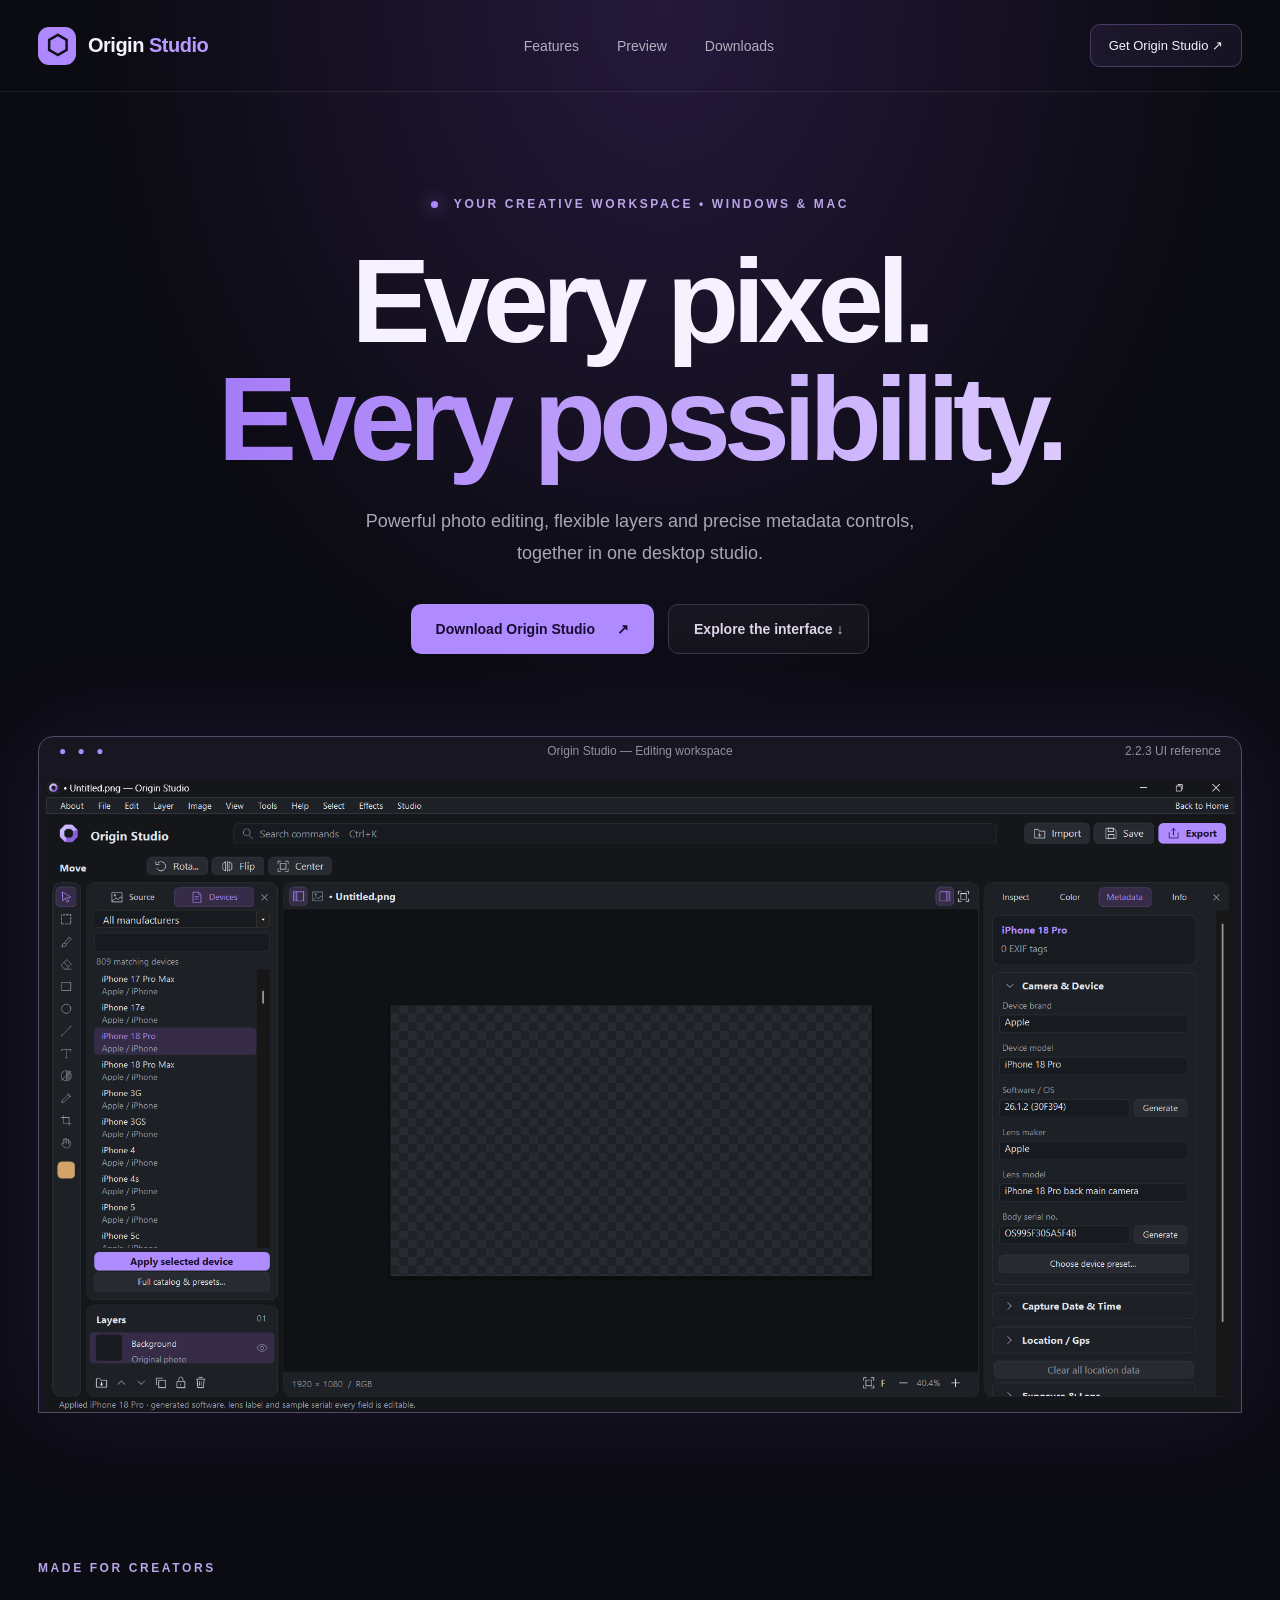
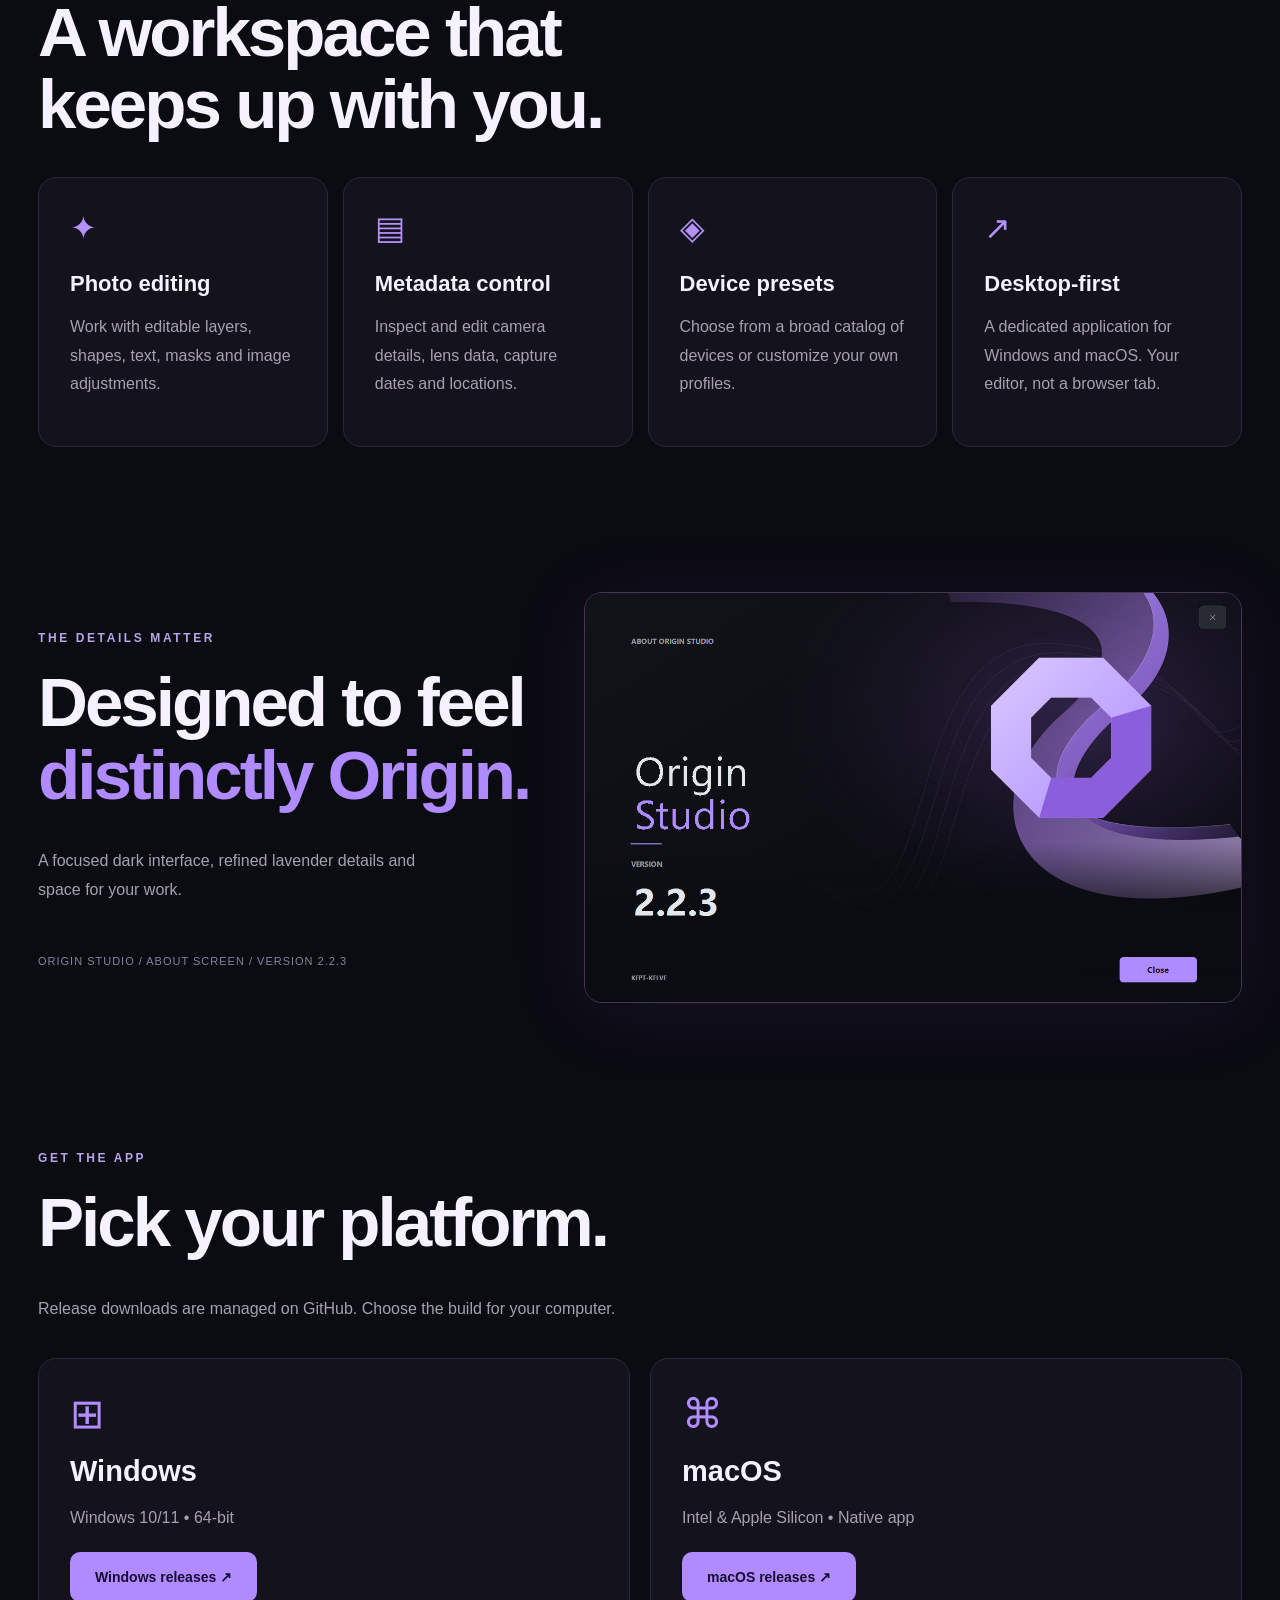
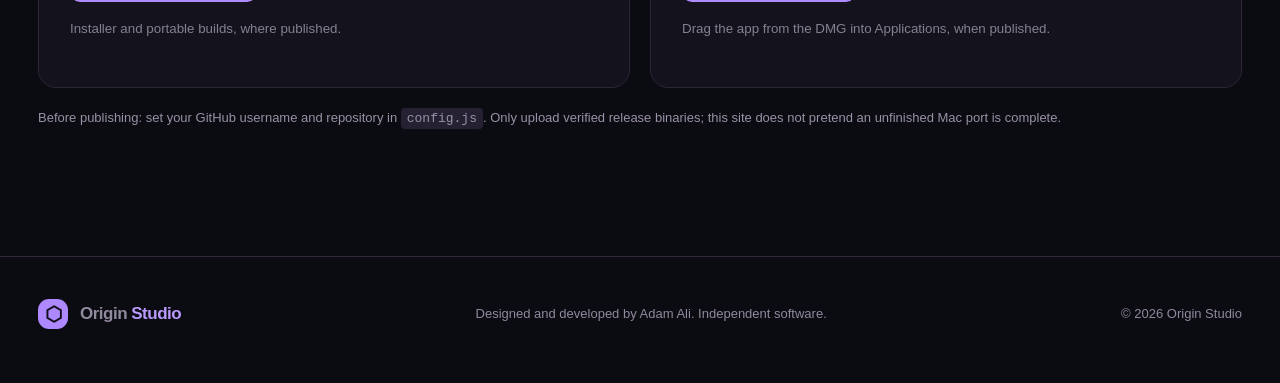
<file: index.html>
<!doctype html>
<html lang="en"><head><meta charset="utf-8"><meta name="viewport" content="width=device-width,initial-scale=1"><meta name="theme-color" content="#0b0b12"><meta name="description" content="Origin Studio — desktop photo editing and metadata management for Windows and macOS."><title>Origin Studio — Create without limits</title><link rel="stylesheet" href="styles.css"></head>
<body><div class="glow"></div><header class="nav"><a class="brand" href="#top"><span class="mark">⬡</span><span>Origin <b>Studio</b></span></a><nav><a href="#features">Features</a><a href="#preview">Preview</a><a href="#download">Downloads</a></nav><a class="navbtn" href="#download">Get Origin Studio ↗</a></header>
<main id="top"><section class="hero"><span class="eyebrow"><span class="dot"></span> YOUR CREATIVE WORKSPACE • WINDOWS & MAC</span><h1>Every pixel.<br><span>Every possibility.</span></h1><p>Powerful photo editing, flexible layers and precise metadata controls, together in one desktop studio.</p><div class="actions"><a class="primary" href="#download">Download Origin Studio <span>↗</span></a><a class="secondary" href="#preview">Explore the interface ↓</a></div><div class="hero-image"><div class="window-title"><span class="lights">● ● ●</span> Origin Studio — Editing workspace <span>2.2.3 UI reference</span></div><img src="assets/workspace.png" alt="Origin Studio Windows editing workspace, showing canvas, layers and metadata tools"></div></section>
<section id="features" class="section"><div class="section-top"><span class="kicker">MADE FOR CREATORS</span><h2>A workspace that<br>keeps up with you.</h2></div><div class="cards"><article><div class="mini">✦</div><h3>Photo editing</h3><p>Work with editable layers, shapes, text, masks and image adjustments.</p></article><article><div class="mini">▤</div><h3>Metadata control</h3><p>Inspect and edit camera details, lens data, capture dates and locations.</p></article><article><div class="mini">◈</div><h3>Device presets</h3><p>Choose from a broad catalog of devices or customize your own profiles.</p></article><article><div class="mini">↗</div><h3>Desktop-first</h3><p>A dedicated application for Windows and macOS. Your editor, not a browser tab.</p></article></div></section>
<section id="preview" class="section showcase"><div><span class="kicker">THE DETAILS MATTER</span><h2>Designed to feel<br><em>distinctly Origin.</em></h2><p>A focused dark interface, refined lavender details and space for your work.</p><div class="version">ORIGIN STUDIO / ABOUT SCREEN / VERSION 2.2.3</div></div><div class="about-image"><img src="assets/about.png" alt="Origin Studio 2.2.3 About screen featuring purple geometric icon"></div></section>
<section class="section" id="download"><span class="kicker">GET THE APP</span><h2>Pick your platform.</h2><p class="download-intro">Release downloads are managed on GitHub. Choose the build for your computer.</p><div class="download-grid"><article><div class="os-icon">⊞</div><h3>Windows</h3><p>Windows 10/11 • 64-bit</p><a href="https://github.com/" data-release="windows" class="primary">Windows releases ↗</a><small>Installer and portable builds, where published.</small></article><article><div class="os-icon">⌘</div><h3>macOS</h3><p>Intel & Apple Silicon • Native app</p><a href="https://github.com/" data-release="mac" class="primary">macOS releases ↗</a><small>Drag the app from the DMG into Applications, when published.</small></article></div><p class="release-note">Before publishing: set your GitHub username and repository in <code>config.js</code>. Only upload verified release binaries; this site does not pretend an unfinished Mac port is complete.</p></section></main>
<footer><a class="brand" href="#top"><span class="mark">⬡</span><span>Origin <b>Studio</b></span></a><p>Designed and developed by Adam Ali. Independent software.</p><span>© 2026 Origin Studio</span></footer><script src="config.js"></script><script src="script.js"></script></body></html>
</file>
<file: styles.css>
*{box-sizing:border-box}html{scroll-behavior:smooth}body{margin:0;background:#0b0b12;color:#f5f1ff;font-family:Inter,-apple-system,BlinkMacSystemFont,'Segoe UI',sans-serif;overflow-x:hidden}a{text-decoration:none;color:inherit}.glow{position:absolute;top:0;left:5%;right:5%;height:770px;z-index:-1;background:radial-gradient(ellipse at 52% 1%,#58348c55,transparent 67%);pointer-events:none}.nav{max-width:1340px;margin:auto;height:92px;padding:0 38px;display:flex;justify-content:space-between;align-items:center;border-bottom:1px solid #ffffff12}.brand{display:flex;align-items:center;gap:12px;font-size:20px;font-weight:650;letter-spacing:-.5px}.brand b{font-weight:650;color:#b99afe}.mark{display:grid;place-items:center;background:#ad88ff;color:#12101c;font-size:26px;width:38px;height:38px;border-radius:11px}.nav nav{display:flex;gap:38px;color:#b4adbf;font-size:14px}.nav nav a:hover{color:white}.navbtn{border:1px solid #4b3a65;border-radius:10px;padding:13px 18px;font-size:13px;background:#a788ff12}.hero{max-width:1340px;margin:auto;padding:102px 38px 0;text-align:center}.eyebrow,.kicker{color:#b9a4e8;font-size:12px;letter-spacing:2.6px;font-weight:750}.dot{display:inline-block;background:#aa88ff;width:7px;height:7px;border-radius:50%;margin-right:10px;box-shadow:0 0 17px #aa88ff}.hero h1{font-size:clamp(65px,9.3vw,132px);line-height:.99;letter-spacing:-7px;margin:30px 0 27px;font-weight:760}.hero h1 span{background:linear-gradient(90deg,#a47bf7,#dccaff);background-clip:text;-webkit-text-fill-color:transparent}.hero p{max-width:590px;margin:auto;color:#aba6b6;font-size:18px;line-height:1.8}.actions{display:flex;justify-content:center;gap:14px;margin:35px 0 82px}.primary,.secondary{display:inline-flex;align-items:center;justify-content:center;gap:22px;min-height:50px;padding:0 25px;border-radius:10px;font-weight:700;font-size:14px}.primary{background:#b08bff;color:#180b31}.primary:hover{background:#c9b0ff}.secondary{border:1px solid #3c3447;background:#ffffff08;color:#ddd4ea}.hero-image{border:1px solid #554b66;border-radius:15px 15px 0 0;padding:7px 7px 0;background:#181621;box-shadow:0 0 100px #5b359038;overflow:hidden}.hero-image img{display:block;width:100%;height:auto}.window-title{height:35px;text-align:center;font-size:12px;color:#9590a2;position:relative}.window-title .lights{position:absolute;left:13px;letter-spacing:4px;color:#b08bff}.window-title span:last-child{position:absolute;right:13px}.section{max-width:1340px;margin:0 auto;padding:145px 38px 0}.section h2{font-size:clamp(45px,5.4vw,76px);line-height:1.05;letter-spacing:-3px;margin:20px 0 36px}.cards{display:grid;grid-template-columns:repeat(4,1fr);gap:15px}.cards article,.download-grid article{background:#14121c;border:1px solid #2d2637;border-radius:18px;padding:31px;min-height:230px}.mini{font-size:32px;color:#b391f9}.cards h3{font-size:22px;margin:24px 0 8px}.cards p,.showcase p,.download-intro,.download-grid p{color:#a8a0b0;line-height:1.8}.showcase{display:grid;grid-template-columns:1fr 1.3fr;gap:40px;align-items:center}.showcase h2 em{font-style:normal;color:#b08bff}.showcase p{max-width:390px}.version{color:#8c819b;letter-spacing:1px;font-size:11px;margin-top:50px}.about-image{border:1px solid #463751;border-radius:18px;overflow:hidden;box-shadow:0 10px 75px #6b3d9c22}.about-image img{display:block;width:100%}.download-grid{display:grid;grid-template-columns:repeat(2,1fr);gap:20px;margin-top:35px}.download-grid article{min-height:330px}.os-icon{font-size:41px;color:#b18dff}.download-grid h3{font-size:29px;margin:17px 0 0}.download-grid .primary{margin:19px 0;display:flex;width:max-content}.download-grid small{color:#858092;display:block}.release-note{font-size:13px;color:#9991a5;margin-top:22px}code{background:#252032;padding:3px 6px;border-radius:4px}footer{max-width:1340px;margin:130px auto 0;padding:36px 38px 50px;border-top:1px solid #32283c;display:flex;align-items:center;justify-content:space-between;color:#91899d;font-size:13px}footer .brand{font-size:17px}footer .mark{width:30px;height:30px;font-size:20px}@media(max-width:900px){.cards{grid-template-columns:repeat(2,1fr)}.showcase{grid-template-columns:1fr}.hero h1{letter-spacing:-3px}.nav{padding:0 20px}.nav nav{display:none}.section{padding:90px 24px 0}.hero{padding:80px 15px 0}.window-title span:last-child{display:none}footer{flex-wrap:wrap;gap:20px;margin-top:75px}}@media(max-width:540px){.cards,.download-grid{grid-template-columns:1fr}.hero h1{font-size:59px}.hero p{font-size:15px}.actions{flex-direction:column;margin-bottom:55px}.navbtn{font-size:11px;padding:10px}.section h2{letter-spacing:-2px}.window-title{text-align:right;padding-right:10px}}
</file>
